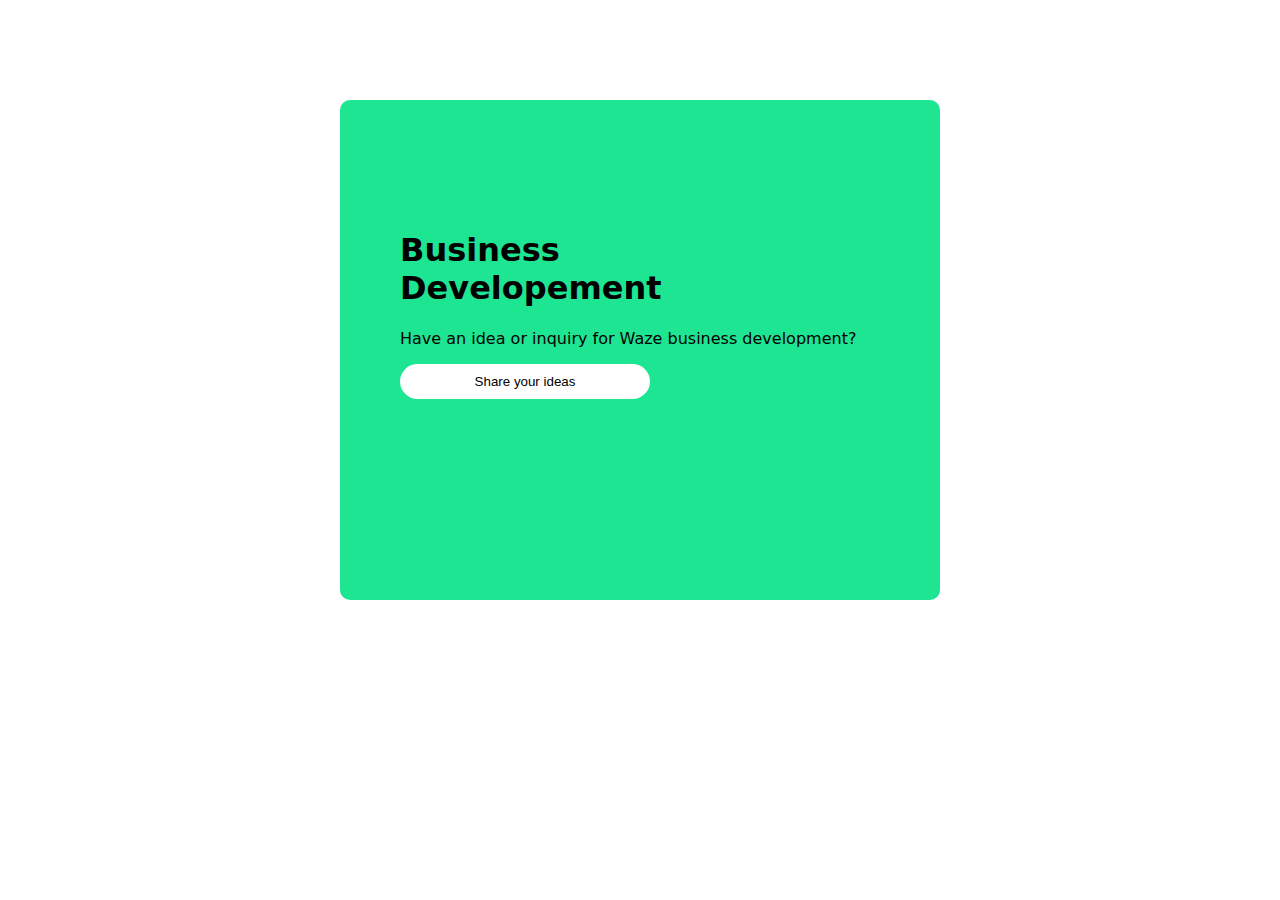
<file: 01_assignments/01_assignment/index.html>
<!DOCTYPE html>
<html lang="en">

<head>
    <meta charset="UTF-8">
    <meta name="viewport" content="width=device-width, initial-scale=1.0">
    <link rel="stylesheet" href="style.css">
    <title>Business Developement</title>
</head>

<body>
    <div class="box">
        <h1>Business<br /> Developement</h1>
        <p>Have an idea or inquiry for Waze business development?</p>
        <button class="box-btn">Share your ideas</button>
    </div>
</body>

</html>
</file>
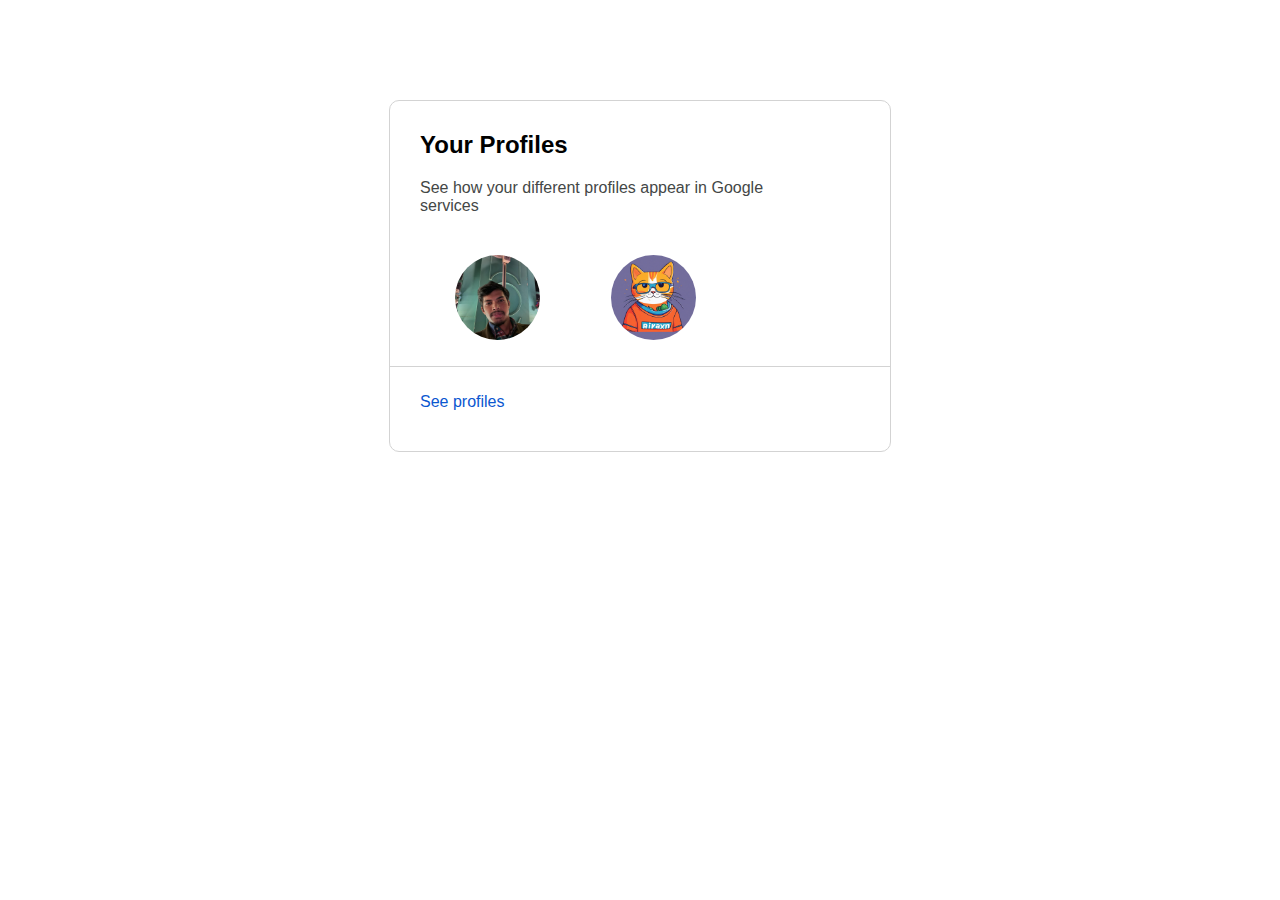
<file: 01_assignments/02_assignment/index.html>
<!DOCTYPE html>
<html lang="en">

<head>
    <meta charset="UTF-8">
    <meta name="viewport" content="width=device-width, initial-scale=1.0">
    <title>Your profiles</title>
    <link rel="stylesheet" href="style.css">
</head>

<body>
    <div class="box">
        <div class="first-box">
            <h2>Your Profiles</h2>
            <p class="box-text">See how your different profiles appear in Google<br /> services</p>
            <img src="./profile.jpeg" alt="profile" class="profile">
            <img src="./avatar.jpg" alt="avatar" class="avatar">
        </div>
        <div class="second-box">
            <p><a href="#" class="box-link">See profiles</a></p>
        </div>
    </div>
</body>

</html>
</file>
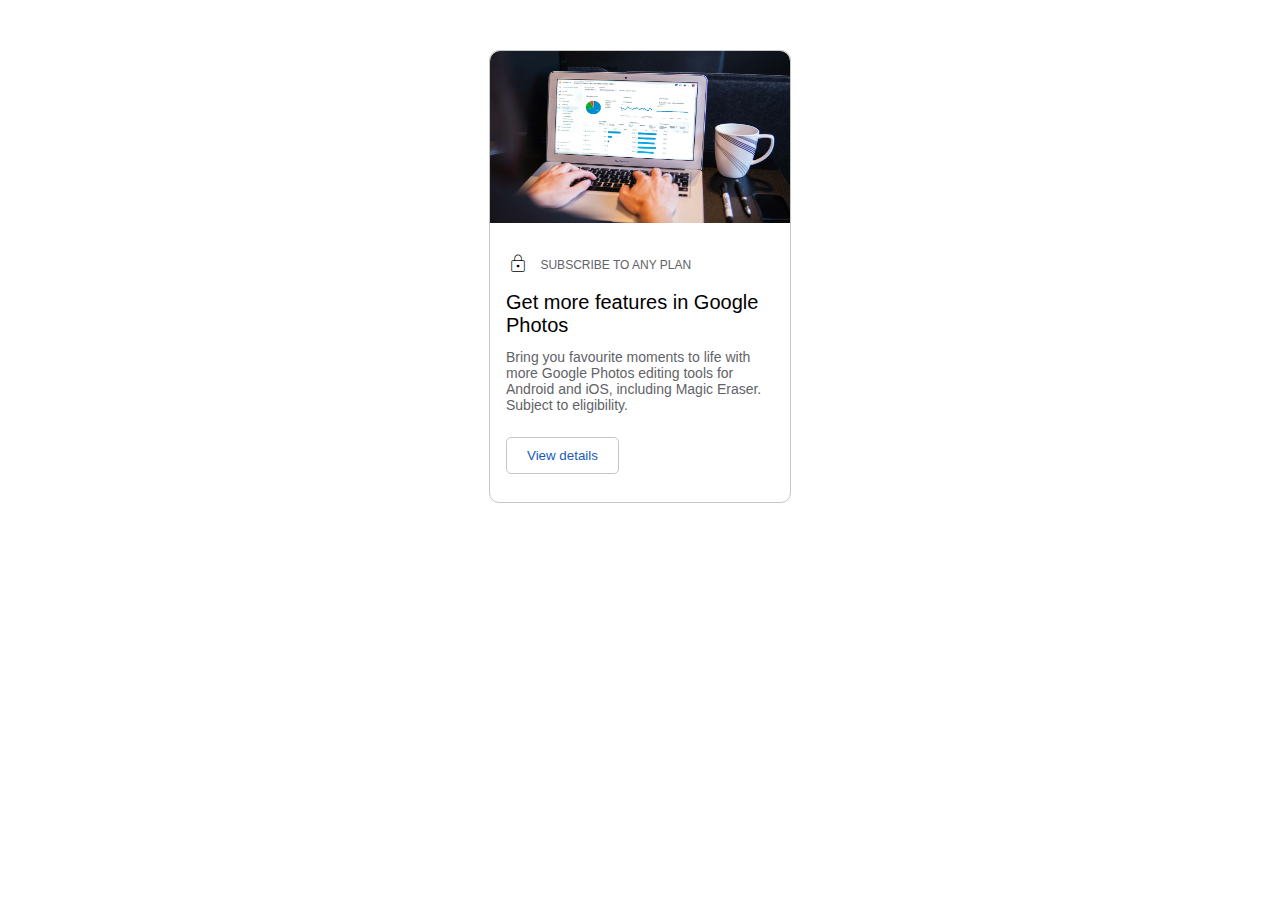
<file: 01_assignments/03_assignment/index.html>
<!DOCTYPE html>
<html lang="en">

<head>
    <meta charset="UTF-8">
    <meta name="viewport" content="width=device-width, initial-scale=1.0">
    <title>Subscription</title>
    <link rel="stylesheet" href="style.css">
    <link rel="stylesheet"
        href="https://fonts.googleapis.com/css2?family=Material+Symbols+Outlined:opsz,wght,FILL,GRAD@20..48,100..700,0..1,-50..200" />
</head>

<body>
    <div class="box">
        <img src="./main-img.jpg" alt="main-img" class="main-img">
        <div class="plan">
            <div class="plan-headline">
                <span class="material-symbols-outlined">
                    lock
                </span>
                <span class="plan-headline-text">SUBSCRIBE TO ANY PLAN</span>
            </div>
            <h4 class="box-heading">Get more features in Google Photos</h4>
            <p class="box-text">Bring you favourite moments to life with <br />more Google Photos editing tools
                for<br /> Android and
                iOS, including Magic Eraser.<br />Subject to eligibility.</p>
            <button class="box-btn"><a href="#">View details</a></button>
        </div>
</body>

</html>
</file>
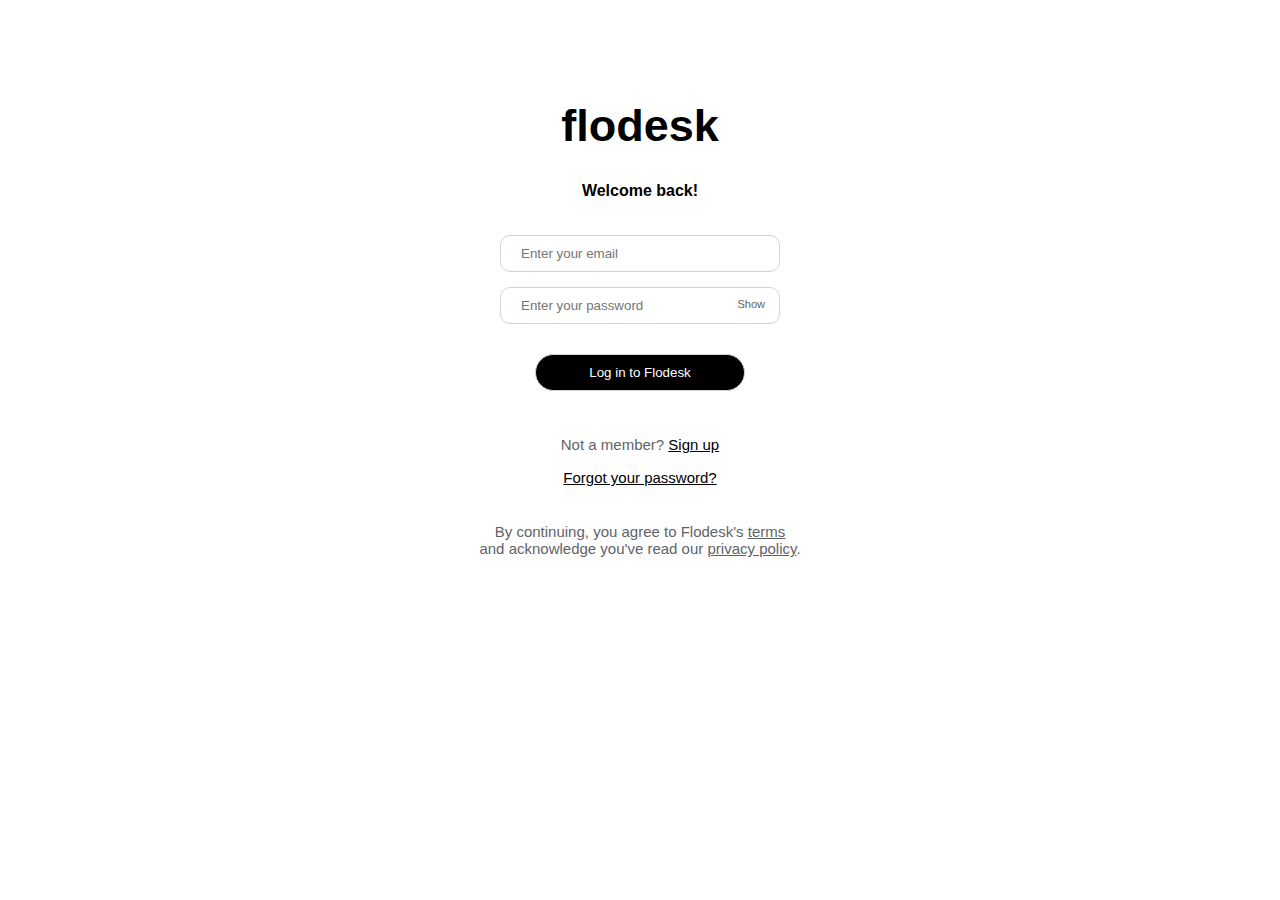
<file: 01_assignments/04_assignment/index.html>
<!DOCTYPE html>
<html lang="en">

<head>
    <meta charset="UTF-8">
    <meta name="viewport" content="width=device-width, initial-scale=1.0">
    <title>Login Page</title>
    <link rel="stylesheet" href="style.css">
</head>

<body>
    <div class="login-form">
        <h1 class="login-form-logo">flodesk</h1>
        <h4 class="login-form-heading">Welcome back!</h4>
        <form id="flodeskForm" action="" method="post" required>
            <input type="text" id="email" placeholder="Enter your email"><br />
            <div class="password-container">
                <input type="password" name="password" id="password" placeholder="Enter your password" required><br />
                <span class="show-password">Show</span>
            </div>
            <input type="button" id="loginButton" value="Log in to Flodesk" form="flodeskForm">
        </form>
        <p class="sign-up">Not a member? <a href="#">Sign up</a></p>
        <p class="forgot-password"><a href="#">Forgot your password?</a></p>
        <p class="terms-and-conditions">By continuing, you agree to Flodesk's <a href="">terms</a> <br />and acknowledge
            you've read our <a href="">privacy policy</a>.</p>
    </div>
</body>

</html>
</file>
<file: 01_assignments/01_assignment/style.css>
/* Body styles */
body {
    font-family: system-ui, -apple-system, BlinkMacSystemFont, 'Segoe UI', Roboto, Oxygen, Ubuntu, Cantarell, 'Open Sans', 'Helvetica Neue', sans-serif;
    margin: 0;
    padding: 0;
}

/* Box container styles */
.box {
    width: 600px;
    height: 500px;
    background-color: #1de592;
    box-sizing: border-box;
    margin: 100px auto;
    border-radius: 10px;
    padding: 110px 60px;
}

/* Button styles */
.box-btn {
    background-color: white;
    border: none;
    padding: 10px 20px;
    width: 250px;
    border-radius: 20px;
}
</file>
<file: 01_assignments/02_assignment/style.css>
/* Body styles */
body {
    font-family: "Google Sans", Roboto, Arial, sans-serif;
    margin: 0;
    padding: 0;
}

/* Box container styles */
.box {
    width: 500px;
    height: 350px;
    margin: 100px auto;
    border: 1px solid lightgrey;
    border-radius: 10px;
}

.first-box {
    box-sizing: border-box;
    padding: 10px 30px;
    margin-bottom: 12px;
}

.profile {
    width: 85px;
    height: 85px;
    object-fit: cover;
    border-radius: 50%;
    margin-left: 8%;
    margin-right: 15%;
}

.avatar {
    width: 85px;
    height: 85px;
    border-radius: 50%;
}

.second-box {
    border-top: 1px solid lightgrey;
    padding: 10px 30px;
}

.box-text {
    color: #444746;
    margin-bottom: 40px;
}

.box-link {
    text-decoration: none;
    color: #0b57d0;
    border-radius: 10px;
}
</file>
<file: 01_assignments/03_assignment/style.css>
/* Global Styles */
body {
    font-family: "Google Sans", Roboto, Arial, sans-serif;
    margin: 0;
    padding: 0;
}

/* Box Styles */
.box {
    width: 300px;
    margin: 50px auto;
    border: 1px solid #c4c7c5;
    border-radius: 10px;
}

.main-img {
    width: 100%;
    height: 172px;
    border-top-left-radius: 10px;
    border-top-right-radius: 10px;
}

/* Plan Styles */
.plan {
    padding: 24px 16px 18px;
}

.material-symbols-outlined {
    font-variation-settings: 'FILL' 0, 'wght' 100, 'GRAD' 0, 'opsz' 24;
}

.plan-headline-text {
    display: inline-block;
    color: #5f6368;
    font-size: 12px;
    line-height: 1.1;
    vertical-align: super;
    margin-left: 6px;
    font-weight: 500;
}

/* Box Heading Styles */
.box-heading {
    margin-top: 12px;
    font-size: 20px;
    font-weight: 400;
    margin-bottom: 12px;
}

/* Box Text Styles */
.box-text {
    font-size: 14px;
    margin-top: 10px;
    color: #5f6368;
    font-weight: lighter;
}

/* Box Button Styles */
.box-btn {
    background: none;
    border: 0.5px solid #c4c7c5;
    border-radius: 5px;
    font-weight: 500;
    margin: 10px 0px;
    padding: 10px 20px;
}

.box-btn a {
    text-decoration: none;
    color: #185abc;
}
</file>
<file: 01_assignments/04_assignment/style.css>
/* Global Styles */
body {
    font-family: "Google Sans", Roboto, Arial, sans-serif;
    margin: 0;
    padding: 0;
}

/* @font-face {
    font-family: 'iiodesk-font';
    src: url('iiodesk-font.woff2') format('woff2'),
         url('iiodesk-font.woff') format('woff');
}

h1 {
    font-family: 'iiodesk-font', sans-serif;
} */

.login-form {
    width: 350px;
    margin: 100px auto;
    text-align: center;
    border-radius: 5px;
    height: 550px;
}

.login-form-logo {
    text-align: center;
    font-size: 45px;
}

.login-form-heading {
    text-align: center;
    margin-bottom: 35px;
}

#email {
    padding: 10px 20px;
    border-radius: 10px;
    border: 1px solid lightgray;
    box-sizing: border-box;
    width: 80%;
    margin-bottom: 15px;
}

#password {
    padding: 10px 20px;
    border-radius: 10px;
    border: 1px solid lightgray;
    box-sizing: border-box;
    width: 80%;
    margin-bottom: 30px;
}

.password-container {
    position: relative;
}

.show-password {
    position: absolute;
    right: 50px;
    top:11px;
    cursor: pointer;
    color: #5f6368;
    font-size: 11px;
    font-weight: 100;
}

#loginButton {
    padding: 10px 20px;
    border-radius: 20px;
    border: 1px solid lightgray;
    box-sizing: border-box;
    width: 60%;
    margin-bottom: 30px;
    background-color: black;
    color: white;
}

.sign-up {
    color: #5f6368;
    font-size: 15px;
}

.sign-up a {
    color: black;
    font-size: 15px;
}

.forgot-password a {
    color: black;
    font-size: 15px;
}

.terms-and-conditions {
    font-size: 15px;
    color: #5f6368;
    padding: 20px 10px;
}

.terms-and-conditions a {
    font-size: 15px;
    color: #5f6368;
}
</file>
